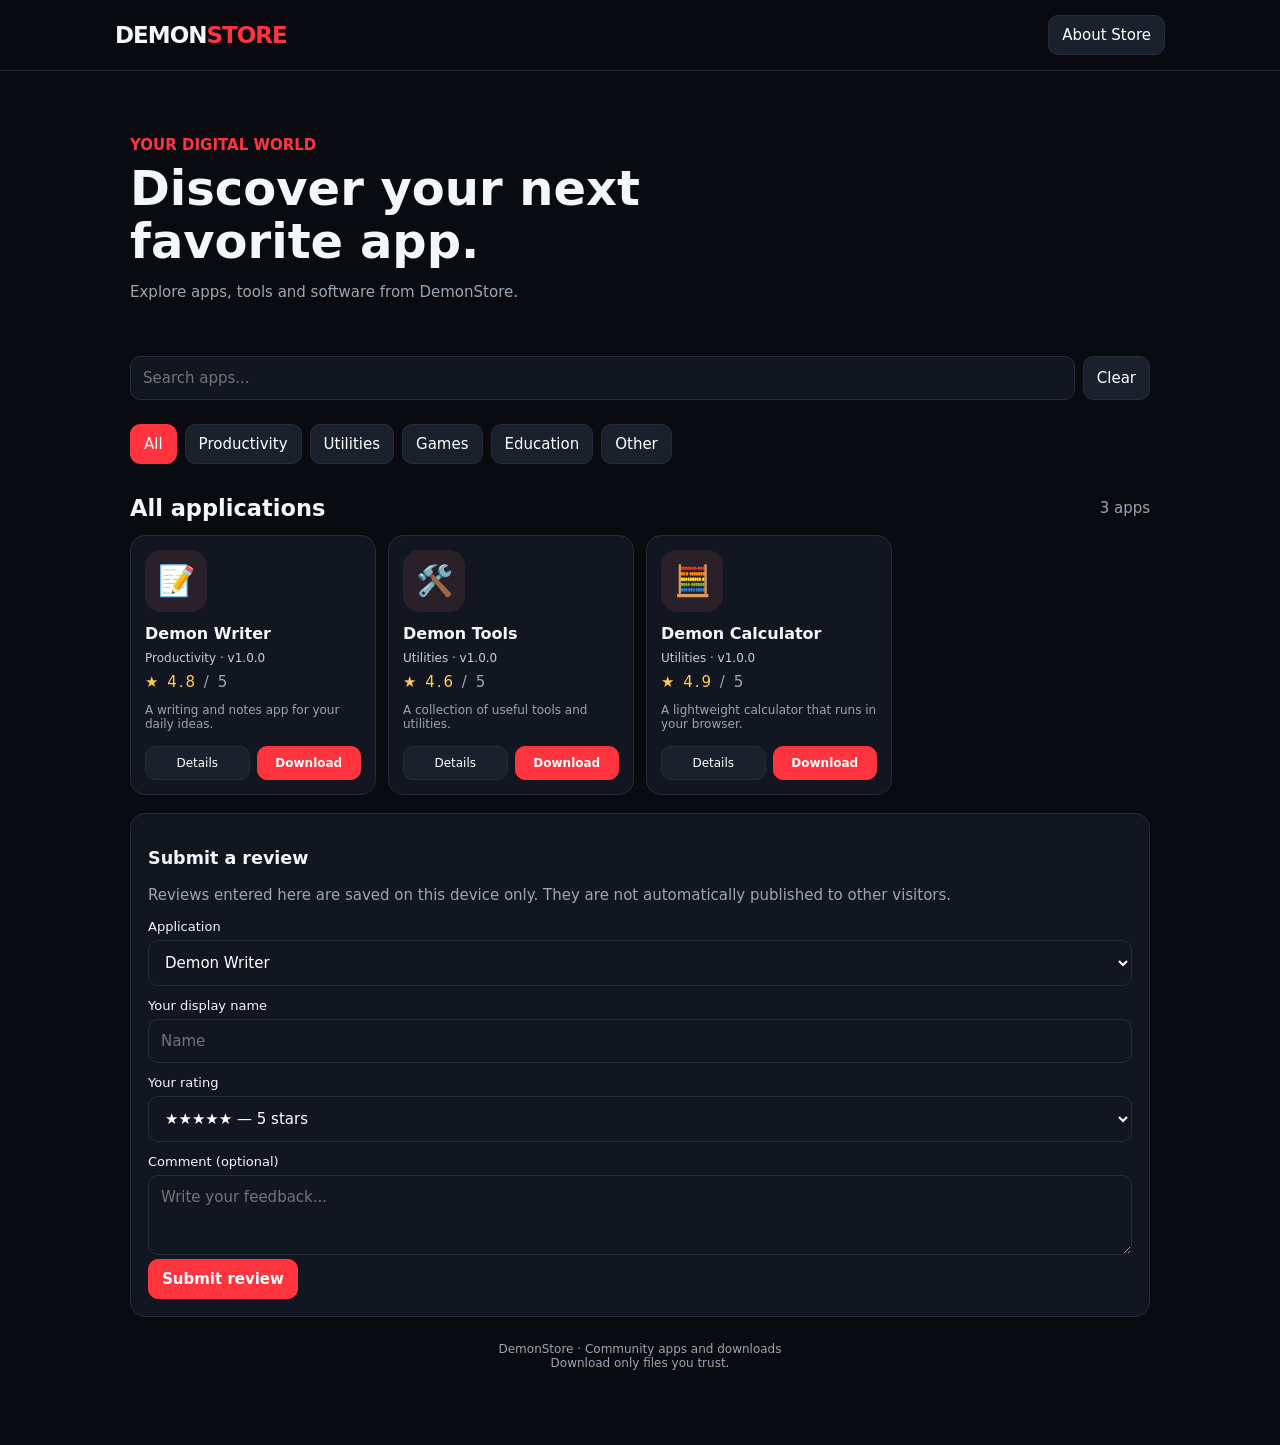
<file: index.html>
<!DOCTYPE html>
<html lang="en">
<head>
<meta charset="UTF-8">
<meta name="viewport" content="width=device-width, initial-scale=1">
<title>DemonStore — App Store</title>
<style>
:root{color-scheme:dark;--bg:#090b10;--panel:#121620;--line:#252c39;--red:#ff343f;--muted:#9ba5b5;--text:#f4f6fa}
*{box-sizing:border-box}
body{margin:0;background:var(--bg);color:var(--text);font:15px system-ui,Arial,sans-serif}
header{position:sticky;top:0;z-index:5;background:#090b10ee;backdrop-filter:blur(12px);border-bottom:1px solid var(--line);padding:15px}
nav,.wrap{max-width:1050px;margin:auto}
nav{display:flex;align-items:center;justify-content:space-between;gap:12px}
.logo{font-size:23px;font-weight:900;letter-spacing:-1px}.logo span{color:var(--red)}
button,input,select,textarea{font:inherit}
button{cursor:pointer;border:1px solid var(--line);background:#1a202c;color:white;padding:10px 13px;border-radius:10px}
button:hover{border-color:var(--red)}
.primary{background:var(--red);color:white;border-color:var(--red);font-weight:750}
.wrap{padding:20px 15px 50px}
.hero{padding:27px 0 20px}
.hero h1{font-size:clamp(30px,7vw,48px);line-height:1.1;margin:8px 0}
.hero p,.muted{color:var(--muted)}
.search{display:flex;gap:8px;margin:20px 0}
input,select,textarea{background:var(--panel);color:white;border:1px solid var(--line);border-radius:10px;padding:12px;width:100%;min-width:0}
.categories{display:flex;gap:8px;overflow:auto;padding:4px 0 17px}
.categories button{white-space:nowrap}
.categories .active{background:var(--red);border-color:var(--red)}
.sectionhead{display:flex;justify-content:space-between;align-items:center;margin:14px 0}
.grid{display:grid;grid-template-columns:repeat(auto-fill,minmax(155px,1fr));gap:12px}
.app{border:1px solid var(--line);background:var(--panel);border-radius:15px;padding:14px;min-width:0}
.appicon{height:62px;width:62px;border-radius:16px;display:grid;place-items:center;background:#29202a;font-size:30px;margin-bottom:12px}
.app h3{font-size:16px;margin:4px 0;overflow-wrap:anywhere}
.app p{font-size:12px;color:var(--muted);min-height:31px}
.meta{font-size:12px;color:#c6ceda;margin:8px 0}
.actions{display:flex;gap:7px;flex-wrap:wrap}
.actions button{flex:1;font-size:12px;padding:9px 5px}
.empty{padding:35px 10px;text-align:center;color:var(--muted)}
.panel{border:1px solid var(--line);background:var(--panel);border-radius:15px;padding:17px;margin-top:18px}
footer{text-align:center;color:var(--muted);font-size:12px;padding:25px}
dialog{width:min(520px,calc(100% - 24px));max-height:88vh;overflow:auto;background:var(--panel);color:var(--text);border:1px solid var(--line);border-radius:18px;padding:20px}
dialog::backdrop{background:#000b}
.detailicon{font-size:46px}
.stars{color:#ffca55;letter-spacing:2px}
.review{border-top:1px solid var(--line);padding:12px 0;overflow-wrap:anywhere}
label{display:block;font-size:13px;margin:12px 0 6px}
@media(min-width:700px){.grid{grid-template-columns:repeat(auto-fill,minmax(200px,1fr))}.hero{padding-top:45px}}
</style>
</head>
<body>
<header>
<nav>
<div class="logo">DEMON<span>STORE</span></div>
<button onclick="showInfo()">About Store</button>
</nav>
</header>

<main class="wrap">
<section class="hero">
<div style="color:var(--red);font-weight:800">YOUR DIGITAL WORLD</div>
<h1>Discover your next<br>favorite app.</h1>
<p>Explore apps, tools and software from DemonStore.</p>
</section>

<div class="search">
<input id="search" placeholder="Search apps..." oninput="render()">
<button onclick="document.getElementById('search').value='';render()">Clear</button>
</div>

<div class="categories" id="categories"></div>
<div class="sectionhead">
<h2 id="heading" style="margin:0">All applications</h2>
<span id="count" class="muted"></span>
</div>
<div class="grid" id="grid"></div>
<div id="empty" class="empty" hidden>No apps found. Check your search or catalogue.</div>

<section class="panel">
<h3>Submit a review</h3>
<p class="muted">Reviews entered here are saved on this device only. They are not automatically published to other visitors.</p>
<label for="reviewApp">Application</label>
<select id="reviewApp"></select>
<label for="reviewName">Your display name</label>
<input id="reviewName" maxlength="40" placeholder="Name">
<label for="reviewRating">Your rating</label>
<select id="reviewRating">
<option value="5">★★★★★ — 5 stars</option>
<option value="4">★★★★ — 4 stars</option>
<option value="3">★★★ — 3 stars</option>
<option value="2">★★ — 2 stars</option>
<option value="1">★ — 1 star</option>
</select>
<label for="reviewText">Comment (optional)</label>
<textarea id="reviewText" maxlength="500" rows="3" placeholder="Write your feedback..."></textarea>
<button class="primary" onclick="submitReview()">Submit review</button>
<div id="reviews"></div>
</section>
<footer>DemonStore · Community apps and downloads<br>Download only files you trust.</footer>
</main>

<dialog id="details">
<button style="float:right" onclick="closeDetails()">✕</button>
<div id="detailContent"></div>
</dialog>

<script>
/*
  Add or edit apps in this catalogue.
  File paths are relative to this index.html.
  Example: apps/demon-writer.apk
*/
const apps = [
 {id:"writer",name:"Demon Writer",icon:"📝",category:"Productivity",version:"1.0.0",rating:4.8,size:"APK",description:"A writing and notes app for your daily ideas.",file:"apps/demon-writer.apk"},
 {id:"tools",name:"Demon Tools",icon:"🛠️",category:"Utilities",version:"1.0.0",rating:4.6,size:"ZIP",description:"A collection of useful tools and utilities.",file:"apps/demon-tools.zip"},
 {id:"calculator",name:"Demon Calculator",icon:"🧮",category:"Utilities",version:"1.0.0",rating:4.9,size:"HTML",description:"A lightweight calculator that runs in your browser.",file:"apps/calculator.html"}
];
const categories=["All","Productivity","Utilities","Games","Education","Other"];
let selectedCategory="All";
let activeApp=null;

function safe(s){
 return String(s??"").replace(/[&<>"']/g,c=>({"&":"&amp;","<":"&lt;",">":"&gt;",'"':"&quot;","'":"&#39;"}[c]));
}
function validFile(path){
 return typeof path==="string" && !path.startsWith("/") &&
   !path.includes("..") && /^apps\/[a-zA-Z0-9_. -]+$/.test(path);
}
function getReviews(){
 try{return JSON.parse(localStorage.getItem("demonstore_reviews")||"[]")}
 catch{return []}
}
function renderCategories(){
 document.getElementById("categories").innerHTML=categories.map(c=>
 `<button class="${selectedCategory===c?"active":""}" onclick="setCategory('${c}')">${safe(c)}</button>`
 ).join("");
}
function setCategory(c){selectedCategory=c;render()}
function render(){
 renderCategories();
 const q=document.getElementById("search").value.toLowerCase().trim();
 const list=apps.filter(a=>
 (selectedCategory==="All"||a.category===selectedCategory)&&
 (a.name+" "+a.description+" "+a.category).toLowerCase().includes(q)
 );
 document.getElementById("heading").textContent=selectedCategory==="All"?"All applications":selectedCategory;
 document.getElementById("count").textContent=list.length+" apps";
 document.getElementById("empty").hidden=list.length!==0;
 document.getElementById("grid").innerHTML=list.map(a=>`
 <article class="app">
 <div class="appicon">${safe(a.icon)}</div>
 <h3>${safe(a.name)}</h3>
 <div class="meta">${safe(a.category)} · v${safe(a.version)}</div>
 <div class="stars">★ ${Number(a.rating).toFixed(1)} <span style="color:var(--muted)">/ 5</span></div>
 <p>${safe(a.description)}</p>
 <div class="actions">
 <button onclick="openDetails('${safe(a.id)}')">Details</button>
 <button class="primary" onclick="downloadApp('${safe(a.id)}')">Download</button>
 </div></article>`).join("");
 const sel=document.getElementById("reviewApp");
 const old=sel.value;
 sel.innerHTML=apps.map(a=>`<option value="${safe(a.id)}">${safe(a.name)}</option>`).join("");
 if(apps.some(a=>a.id===old))sel.value=old;
 renderReviews();
}
function downloadApp(id){
 const a=apps.find(x=>x.id===id);
 if(!a)return;
 if(!validFile(a.file)){
 alert("Invalid app file path. Check the catalogue.");return;
 }
 const link=document.createElement("a");
 link.href=a.file;
 link.download=a.file.split("/").pop();
 document.body.appendChild(link);
 link.click();
 link.remove();
}
function openDetails(id){
 activeApp=apps.find(a=>a.id===id);
 if(!activeApp)return;
 const a=activeApp;
 document.getElementById("detailContent").innerHTML=`
 <div class="detailicon">${safe(a.icon)}</div>
 <h2>${safe(a.name)}</h2>
 <div class="stars">★ ${Number(a.rating).toFixed(1)} / 5</div>
 <p class="muted">${safe(a.category)} · Version ${safe(a.version)} · ${safe(a.size)}</p>
 <p>${safe(a.description)}</p>
 <p class="muted">Preset rating supplied by the store administrator; it is not calculated from community reviews.</p>
 <button class="primary" onclick="downloadApp('${safe(a.id)}')">Download app</button>
 <h3>Reviews on this device</h3>
 <div id="detailReviews"></div>`;
 document.getElementById("details").showModal();
 const own=getReviews().filter(r=>r.appId===a.id);
 document.getElementById("detailReviews").innerHTML=own.length?own.map(reviewHTML).join(""):"<p class='muted'>No local reviews yet.</p>";
}
function closeDetails(){document.getElementById("details").close()}
function submitReview(){
 const appId=document.getElementById("reviewApp").value;
 const name=document.getElementById("reviewName").value.trim();
 const comment=document.getElementById("reviewText").value.trim();
 const rating=Number(document.getElementById("reviewRating").value);
 if(!apps.some(a=>a.id===appId)){alert("Choose an app.");return}
 if(!name){alert("Enter a display name.");return}
 const all=getReviews();
 all.unshift({appId,name:name.slice(0,40),comment:comment.slice(0,500),rating,date:new Date().toISOString()});
 try{localStorage.setItem("demonstore_reviews",JSON.stringify(all.slice(0,300)))}
 catch{alert("Could not save the review on this device.");return}
 document.getElementById("reviewText").value="";
 renderReviews();
 alert("Review saved on this device.");
}
function reviewHTML(r){
 return `<div class="review"><b>${safe(r.name)}</b> <span class="stars">${"★".repeat(Math.max(1,Math.min(5,Number(r.rating)||1)))}</span><p>${safe(r.comment||"No comment.")}</p><small class="muted">${safe(new Date(r.date).toLocaleDateString())}</small></div>`;
}
function renderReviews(){
 const all=getReviews();
 document.getElementById("reviews").innerHTML=all.length?
 "<h4>Recent reviews on this device</h4>"+all.slice(0,10).map(reviewHTML).join(""):"";
}
function showInfo(){
 alert("DemonStore is a static app catalogue. Downloads are served from the apps folder. Ratings are preset, and reviews are stored locally on this device.");
}
render();
</script>
</body>
</html>
</file>
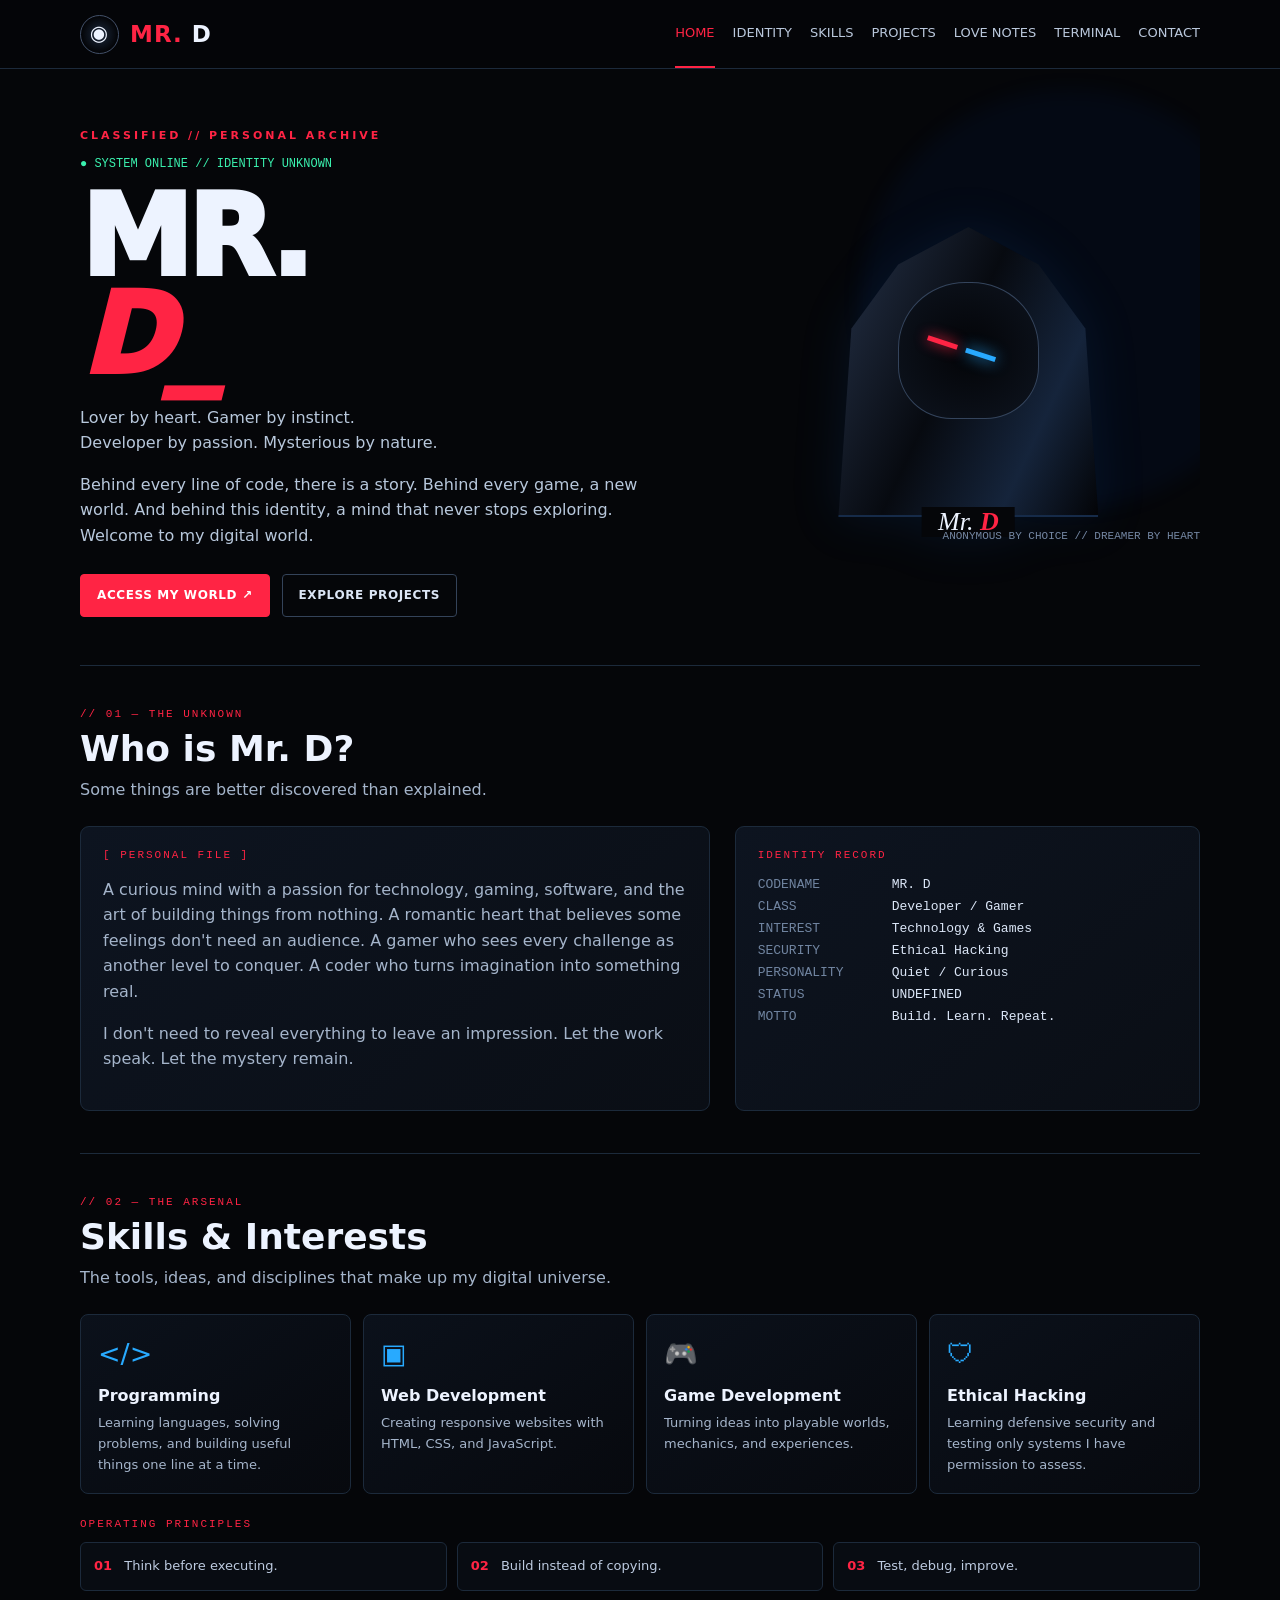
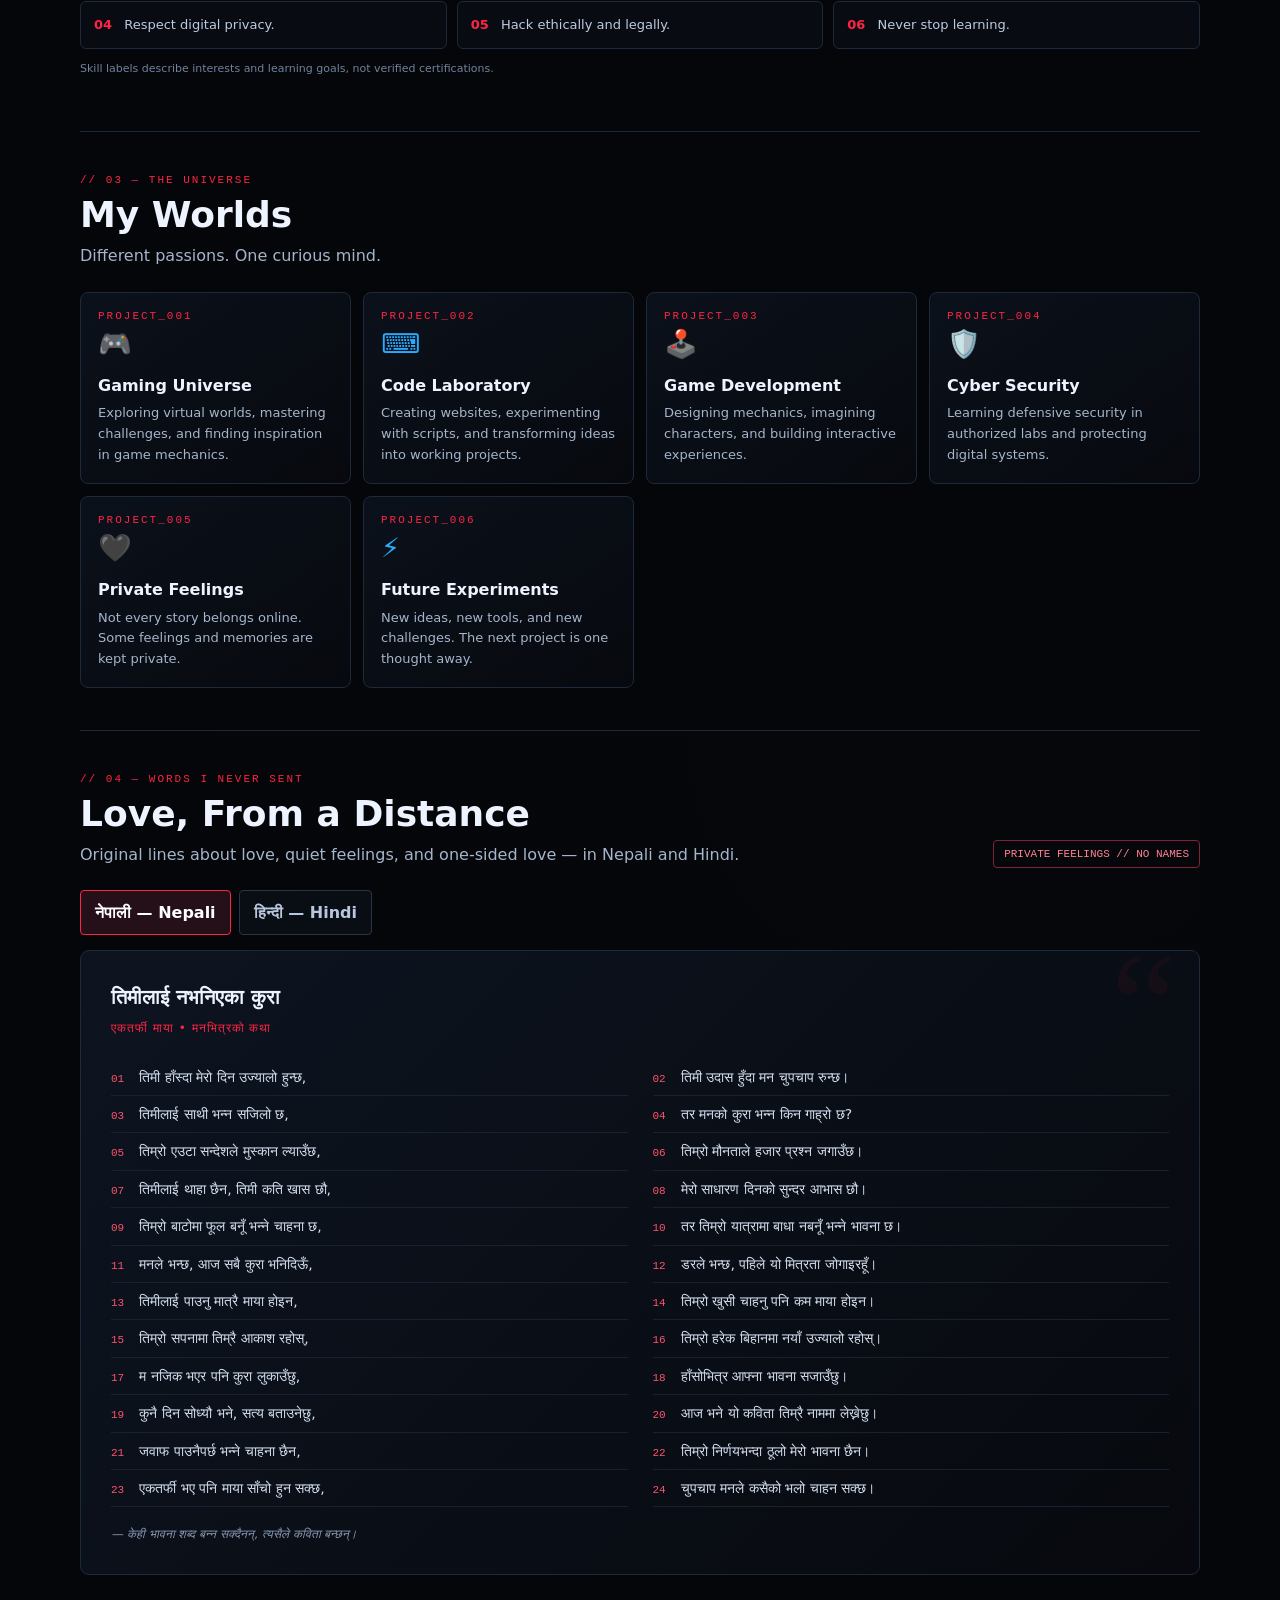
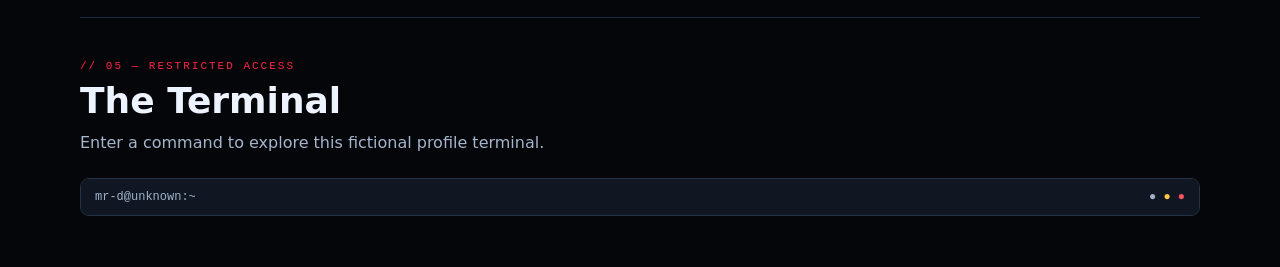
<file: Mr.d.html>
<!DOCTYPE html>
<html lang="en">
<head>
<meta charset="UTF-8">
<meta name="viewport" content="width=device-width, initial-scale=1.0">
<meta name="theme-color" content="#050609">
<meta name="description" content="Mr. D — mysterious identity, code, games, and an unspoken love story.">
<title>MR. D | Classified Identity</title>
<style>
:root{--bg:#050609;--panel:#0a0e15;--panel2:#0d1420;--line:#1c2a3b;--red:#ff2444;--blue:#28aaff;--text:#edf3ff;--muted:#a5b5cb;--green:#3af0ae}
*{box-sizing:border-box}html{scroll-behavior:smooth;scroll-padding-top:80px}body{margin:0;background:var(--bg);color:var(--text);font-family:Inter,system-ui,-apple-system,"Segoe UI",sans-serif;line-height:1.6}button,input,a{font:inherit}a{color:inherit}button{cursor:pointer}.wrap{width:min(1120px,92%);margin:auto}.topbar{position:sticky;top:0;z-index:50;background:#050609ed;backdrop-filter:blur(14px);border-bottom:1px solid var(--line)}.topinner{height:68px;display:flex;align-items:center;justify-content:space-between;gap:20px}.brand{text-decoration:none;display:flex;align-items:center;gap:11px;font-size:23px;font-weight:900;letter-spacing:1px}.brand-icon{height:39px;width:39px;border-radius:50%;border:1px solid #43516a;display:grid;place-items:center;background:radial-gradient(circle,#1c293d,#030407 70%);font-size:21px}.brand b{color:var(--red)}.nav{display:flex;align-items:center;gap:18px}.nav a{font-size:13px;text-decoration:none;color:#bac8dc;padding:23px 0;border-bottom:2px solid transparent}.nav a:hover,.nav a.active{color:var(--red);border-color:var(--red)}.menu-btn{display:none;background:transparent;color:var(--text);border:1px solid var(--line);border-radius:5px;padding:6px 10px}
.hero{min-height:480px;display:grid;grid-template-columns:1.15fr .85fr;align-items:center;gap:30px;padding:58px 0 48px;position:relative;overflow:hidden}.hero:after{content:"";position:absolute;width:420px;height:420px;right:-80px;top:20px;border-radius:50%;background:#075cff0c;filter:blur(10px);pointer-events:none}.eyebrow{font-size:11px;letter-spacing:3px;text-transform:uppercase;color:var(--red);font-weight:800}.status{color:var(--green);font:12px ui-monospace,monospace;margin:12px 0}.hero h1{font-size:clamp(64px,10vw,112px);line-height:.88;letter-spacing:-5px;margin:17px 0 20px;font-weight:950}.hero h1 span{color:var(--red);font-style:italic}.lead{color:#b8c8dc;max-width:600px}.hero-actions{display:flex;flex-wrap:wrap;gap:12px;margin-top:25px}.btn{border:1px solid var(--red);background:var(--red);color:white;padding:11px 16px;border-radius:4px;text-decoration:none;font-weight:800;font-size:12px;letter-spacing:.6px;display:inline-flex;align-items:center;justify-content:center;gap:8px}.btn.secondary{background:transparent;border-color:#344359;color:#dce6f6}.btn:hover{filter:brightness(1.12);transform:translateY(-1px)}.hero-visual{min-height:350px;display:grid;place-items:center;position:relative;z-index:1}.avatar{height:290px;width:260px;position:relative;filter:drop-shadow(0 0 24px #0d5dba24)}.hood{position:absolute;inset:0;background:linear-gradient(115deg,#26334a,#070a10 45%,#15243b 75%,#030407);clip-path:polygon(50% 0,77% 13%,95% 35%,100% 100%,0 100%,5% 35%,23% 13%);border-bottom:2px solid #162b49}.hood:before{content:"";position:absolute;left:23%;right:23%;top:19%;height:47%;border-radius:48% 48% 38% 38%;background:radial-gradient(ellipse,#030407,#0b1019 75%);border:1px solid #34445c}.eye{position:absolute;top:39%;left:34%;height:5px;width:12%;background:var(--red);transform:rotate(18deg);box-shadow:0 0 13px var(--red),40px 0 0 var(--blue),40px 0 15px var(--blue)}.avatar-name{position:absolute;bottom:-20px;left:50%;transform:translateX(-50%);font:italic 26px Georgia,serif;background:var(--bg);padding:0 16px;white-space:nowrap}.avatar-name b{color:var(--red)}.hero-caption{position:absolute;bottom:5px;right:0;color:#7588a4;font:11px ui-monospace,monospace}
.section{padding:42px 0;border-top:1px solid var(--line)}.section-head{margin-bottom:23px}.section-tag{color:var(--red);font:11px ui-monospace,monospace;letter-spacing:2px}.section h2{font-size:clamp(27px,4vw,36px);line-height:1.2;margin:7px 0}.section-desc{color:var(--muted);margin:0;max-width:720px}.about-grid{display:grid;grid-template-columns:1.15fr .85fr;gap:25px}.panel{background:linear-gradient(140deg,var(--panel2),var(--panel));border:1px solid var(--line);border-radius:9px;padding:22px}.panel p{color:var(--muted)}.file-list{display:grid;grid-template-columns:120px 1fr;gap:7px 14px;font:13px ui-monospace,monospace}.file-list span:nth-child(odd){color:#7185a1}.file-list span:nth-child(even){color:#dce7f8}.cards{display:grid;grid-template-columns:repeat(4,minmax(0,1fr));gap:12px}.card{border:1px solid var(--line);border-radius:8px;background:linear-gradient(145deg,#0b111b,#07090e);padding:17px;min-height:145px}.card .icon{font-size:27px;color:var(--blue)}.card h3{font-size:16px;margin:8px 0 5px}.card p{color:var(--muted);font-size:13px;margin:0}.principles{display:grid;grid-template-columns:repeat(3,1fr);gap:10px}.principle{padding:13px;border:1px solid var(--line);border-radius:6px;color:#bdcbe0;background:#080c12;font-size:13px}.principle b{color:var(--red);margin-right:8px}
.love-section{background:radial-gradient(ellipse at 80% 0,#111b310f,transparent 65%)}.love-top{display:flex;justify-content:space-between;gap:20px;align-items:end;flex-wrap:wrap}.love-badge{border:1px solid #7e2436;color:#ff8295;padding:7px 10px;border-radius:4px;font:11px ui-monospace,monospace}.poem-controls{display:flex;gap:8px;margin:22px 0 15px;flex-wrap:wrap}.lang-btn{padding:9px 14px;background:#090d14;border:1px solid #26364a;border-radius:4px;color:#b7c7dd;font-weight:800}.lang-btn.active{background:#251019;border-color:var(--red);color:white}.poem-panel{display:none;border:1px solid var(--line);border-radius:9px;background:linear-gradient(135deg,#0d1420,#07090e);padding:clamp(18px,4vw,30px);position:relative;overflow:hidden}.poem-panel.active{display:block;animation:fade .25s ease}.poem-panel:before{content:"“";position:absolute;right:22px;top:-32px;font:150px Georgia,serif;color:#ff24440e}.poem-title{font-size:20px;margin:0 0 6px}.poem-sub{font-size:12px;color:var(--red);letter-spacing:1px;margin-bottom:20px}.poem-lines{display:grid;grid-template-columns:1fr 1fr;gap:0 25px}.poem-lines p{margin:0;padding:7px 0;border-bottom:1px solid #172131;color:#d3deee;font-size:14px}.poem-lines p span{display:inline-block;min-width:24px;color:#ff526b;font:11px ui-monospace,monospace}.poem-foot{color:#8799b2;font-size:12px;margin-top:18px;font-style:italic}
.terminal{background:#030609;border:1px solid #243348;border-radius:9px;overflow:hidden}.terminal-head{background:#101722;padding:11px 14px;color:#9fb1c9;font:12px ui-monospace,monospace;display:flex;justify-content:space-between}.terminal-body{padding:18px;font:13px/1.8 ui-monospace,monospace;min-height:145px;color:#b6c7dc;white-space:pre-wrap;overflow-wrap:anywhere}.terminal-body .ok{color:var(--green)}.terminal-body .red{color:var(--red)}.terminal-form{display:flex;gap:8px;padding:0 14px 15px}.terminal-form input{flex:1;min-width:0;background:#05090f;color:white;border:1px solid #26364a;border-radius:4px;padding:10px;outline:none}.terminal-form input:focus{border-color:var(--blue)}.terminal-form button{background:var(--red);color:white;border:0;border-radius:4px;padding:0 16px;font-weight:900}.hint{color:#8194ae;font-size:11px;margin:0 14px 14px}.contact-grid{display:grid;grid-template-columns:1fr 1fr;gap:14px}.contact-row{display:flex;justify-content:space-between;align-items:center;gap:12px;border-bottom:1px solid var(--line);padding:12px 0;color:#b7c7dc;font-size:13px}.contact-row:last-child{border-bottom:0}.contact-row b{color:white}.mini-btn{background:transparent;border:1px solid #33445b;color:#dce8fa;padding:6px 9px;border-radius:4px;font-size:11px}.mini-btn:hover{border-color:var(--red)}.footer{border-top:1px solid var(--line);padding:24px 0;color:#7e91ac;font:11px ui-monospace,monospace}.footer-inner{display:flex;justify-content:space-between;gap:15px;flex-wrap:wrap}.footer strong{color:var(--red)}
.toast{position:fixed;bottom:18px;left:50%;transform:translate(-50%,20px);background:#101a27;border:1px solid #30435b;color:white;padding:10px 15px;border-radius:5px;opacity:0;pointer-events:none;transition:.2s;z-index:100;font-size:13px}.toast.show{opacity:1;transform:translate(-50%,0)}
@keyframes fade{from{opacity:.4;transform:translateY(5px)}to{opacity:1;transform:none}}
@media(max-width:760px){.menu-btn{display:block}.nav{display:none;position:absolute;top:68px;left:0;right:0;background:#070a10;border-bottom:1px solid var(--line);padding:10px 4%;flex-direction:column;align-items:stretch;gap:0}.nav.open{display:flex}.nav a{padding:10px 0;border-bottom:1px solid #121b27}.hero{grid-template-columns:1fr;padding:42px 0 32px;text-align:center;gap:15px}.hero-copy{order:1}.hero-visual{order:0;min-height:240px}.avatar{height:220px;width:195px}.hero h1{letter-spacing:-3px}.hero-actions{justify-content:center}.hero-caption{display:none}.about-grid,.contact-grid{grid-template-columns:1fr}.cards{grid-template-columns:repeat(2,minmax(0,1fr))}.principles{grid-template-columns:1fr 1fr}.poem-lines{grid-template-columns:1fr}.section{padding:32px 0}}
@media(max-width:390px){.cards{grid-template-columns:1fr}.principles{grid-template-columns:1fr}.file-list{grid-template-columns:95px 1fr}.terminal-form button{padding:0 10px}.hero h1{font-size:60px}}
</style>
</head>
<body>
<header class="topbar">
 <div class="wrap topinner">
  <a class="brand" href="#home" aria-label="Mr. D home"><span class="brand-icon">◉</span><span><b>MR.</b> D</span></a>
  <button class="menu-btn" id="menuBtn" aria-expanded="false" aria-controls="mainNav">☰ MENU</button>
  <nav class="nav" id="mainNav">
   <a href="#home" class="active">HOME</a><a href="#identity">IDENTITY</a><a href="#skills">SKILLS</a><a href="#projects">PROJECTS</a><a href="#love">LOVE NOTES</a><a href="#terminal">TERMINAL</a><a href="#contact">CONTACT</a>
  </nav>
 </div>
</header>

<main class="wrap">
 <section class="hero" id="home">
  <div class="hero-copy">
   <div class="eyebrow">CLASSIFIED // PERSONAL ARCHIVE</div>
   <div class="status">● SYSTEM ONLINE // IDENTITY UNKNOWN</div>
   <h1>MR.<br><span>D_</span></h1>
   <p class="lead">Lover by heart. Gamer by instinct.<br>Developer by passion. Mysterious by nature.</p>
   <p class="lead">Behind every line of code, there is a story. Behind every game, a new world. And behind this identity, a mind that never stops exploring. Welcome to my digital world.</p>
   <div class="hero-actions"><a class="btn" href="#identity">ACCESS MY WORLD ↗</a><a class="btn secondary" href="#projects">EXPLORE PROJECTS</a></div>
  </div>
  <div class="hero-visual"><div class="avatar" role="img" aria-label="Stylized black-hooded mysterious silhouette with hidden face"><div class="hood"></div><div class="eye"></div><div class="avatar-name">Mr. <b>D</b></div></div><div class="hero-caption">ANONYMOUS BY CHOICE // DREAMER BY HEART</div></div>
 </section>

 <section class="section" id="identity">
  <div class="section-head"><div class="section-tag">// 01 — THE UNKNOWN</div><h2>Who is Mr. D?</h2><p class="section-desc">Some things are better discovered than explained.</p></div>
  <div class="about-grid">
   <div class="panel"><div class="section-tag">[ PERSONAL FILE ]</div><p>A curious mind with a passion for technology, gaming, software, and the art of building things from nothing. A romantic heart that believes some feelings don't need an audience. A gamer who sees every challenge as another level to conquer. A coder who turns imagination into something real.</p><p>I don't need to reveal everything to leave an impression. Let the work speak. Let the mystery remain.</p></div>
   <div class="panel"><div class="section-tag">IDENTITY RECORD</div><div class="file-list" style="margin-top:16px"><span>CODENAME</span><span>MR. D</span><span>CLASS</span><span>Developer / Gamer</span><span>INTEREST</span><span>Technology &amp; Games</span><span>SECURITY</span><span>Ethical Hacking</span><span>PERSONALITY</span><span>Quiet / Curious</span><span>STATUS</span><span>UNDEFINED</span><span>MOTTO</span><span>Build. Learn. Repeat.</span></div></div>
  </div>
 </section>

 <section class="section" id="skills">
  <div class="section-head"><div class="section-tag">// 02 — THE ARSENAL</div><h2>Skills &amp; Interests</h2><p class="section-desc">The tools, ideas, and disciplines that make up my digital universe.</p></div>
  <div class="cards">
   <article class="card"><div class="icon">&lt;/&gt;</div><h3>Programming</h3><p>Learning languages, solving problems, and building useful things one line at a time.</p></article>
   <article class="card"><div class="icon">▣</div><h3>Web Development</h3><p>Creating responsive websites with HTML, CSS, and JavaScript.</p></article>
   <article class="card"><div class="icon">🎮</div><h3>Game Development</h3><p>Turning ideas into playable worlds, mechanics, and experiences.</p></article>
   <article class="card"><div class="icon">🛡</div><h3>Ethical Hacking</h3><p>Learning defensive security and testing only systems I have permission to assess.</p></article>
  </div>
  <div class="section-tag" style="margin:24px 0 12px">OPERATING PRINCIPLES</div>
  <div class="principles"><div class="principle"><b>01</b> Think before executing.</div><div class="principle"><b>02</b> Build instead of copying.</div><div class="principle"><b>03</b> Test, debug, improve.</div><div class="principle"><b>04</b> Respect digital privacy.</div><div class="principle"><b>05</b> Hack ethically and legally.</div><div class="principle"><b>06</b> Never stop learning.</div></div>
  <p style="font-size:11px;color:#70839d">Skill labels describe interests and learning goals, not verified certifications.</p>
 </section>

 <section class="section" id="projects">
  <div class="section-head"><div class="section-tag">// 03 — THE UNIVERSE</div><h2>My Worlds</h2><p class="section-desc">Different passions. One curious mind.</p></div>
  <div class="cards">
   <article class="card"><div class="section-tag">PROJECT_001</div><div class="icon">🎮</div><h3>Gaming Universe</h3><p>Exploring virtual worlds, mastering challenges, and finding inspiration in game mechanics.</p></article>
   <article class="card"><div class="section-tag">PROJECT_002</div><div class="icon">⌨️</div><h3>Code Laboratory</h3><p>Creating websites, experimenting with scripts, and transforming ideas into working projects.</p></article>
   <article class="card"><div class="section-tag">PROJECT_003</div><div class="icon">🕹️</div><h3>Game Development</h3><p>Designing mechanics, imagining characters, and building interactive experiences.</p></article>
   <article class="card"><div class="section-tag">PROJECT_004</div><div class="icon">🛡️</div><h3>Cyber Security</h3><p>Learning defensive security in authorized labs and protecting digital systems.</p></article>
   <article class="card"><div class="section-tag">PROJECT_005</div><div class="icon">🖤</div><h3>Private Feelings</h3><p>Not every story belongs online. Some feelings and memories are kept private.</p></article>
   <article class="card"><div class="section-tag">PROJECT_006</div><div class="icon">⚡</div><h3>Future Experiments</h3><p>New ideas, new tools, and new challenges. The next project is one thought away.</p></article>
  </div>
 </section>

 <section class="section love-section" id="love">
  <div class="love-top"><div class="section-head" style="margin:0"><div class="section-tag">// 04 — WORDS I NEVER SENT</div><h2>Love, From a Distance</h2><p class="section-desc">Original lines about love, quiet feelings, and one-sided love — in Nepali and Hindi.</p></div><div class="love-badge">PRIVATE FEELINGS // NO NAMES</div></div>
  <div class="poem-controls" role="tablist" aria-label="Choose poem language"><button class="lang-btn active" data-lang="ne" role="tab" aria-selected="true">नेपाली — Nepali</button><button class="lang-btn" data-lang="hi" role="tab" aria-selected="false">हिन्दी — Hindi</button></div>
  <div class="poem-panel active" id="poem-ne" role="tabpanel">
   <h3 class="poem-title">तिमीलाई नभनिएका कुरा</h3><div class="poem-sub">एकतर्फी माया • मनभित्रको कथा</div>
   <div class="poem-lines">
    <p><span>01</span> तिमी हाँस्दा मेरो दिन उज्यालो हुन्छ,</p><p><span>02</span> तिमी उदास हुँदा मन चुपचाप रुन्छ।</p>
    <p><span>03</span> तिमीलाई साथी भन्न सजिलो छ,</p><p><span>04</span> तर मनको कुरा भन्न किन गाह्रो छ?</p>
    <p><span>05</span> तिम्रो एउटा सन्देशले मुस्कान ल्याउँछ,</p><p><span>06</span> तिम्रो मौनताले हजार प्रश्न जगाउँछ।</p>
    <p><span>07</span> तिमीलाई थाहा छैन, तिमी कति खास छौ,</p><p><span>08</span> मेरो साधारण दिनको सुन्दर आभास छौ।</p>
    <p><span>09</span> तिम्रो बाटोमा फूल बनूँ भन्ने चाहना छ,</p><p><span>10</span> तर तिम्रो यात्रामा बाधा नबनूँ भन्ने भावना छ।</p>
    <p><span>11</span> मनले भन्छ, आज सबै कुरा भनिदिऊँ,</p><p><span>12</span> डरले भन्छ, पहिले यो मित्रता जोगाइरहूँ।</p>
    <p><span>13</span> तिमीलाई पाउनु मात्रै माया होइन,</p><p><span>14</span> तिम्रो खुसी चाहनु पनि कम माया होइन।</p>
    <p><span>15</span> तिम्रो सपनामा तिम्रै आकाश रहोस्,</p><p><span>16</span> तिम्रो हरेक बिहानमा नयाँ उज्यालो रहोस्।</p>
    <p><span>17</span> म नजिक भएर पनि कुरा लुकाउँछु,</p><p><span>18</span> हाँसोभित्र आफ्ना भावना सजाउँछु।</p>
    <p><span>19</span> कुनै दिन सोध्यौ भने, सत्य बताउनेछु,</p><p><span>20</span> आज भने यो कविता तिम्रै नाममा लेख्नेछु।</p>
    <p><span>21</span> जवाफ पाउनैपर्छ भन्ने चाहना छैन,</p><p><span>22</span> तिम्रो निर्णयभन्दा ठूलो मेरो भावना छैन।</p>
    <p><span>23</span> एकतर्फी भए पनि माया साँचो हुन सक्छ,</p><p><span>24</span> चुपचाप मनले कसैको भलो चाहन सक्छ।</p>
   </div><div class="poem-foot">— केही भावना शब्द बन्न सक्दैनन्, त्यसैले कविता बन्छन्।</div>
  </div>
  <div class="poem-panel" id="poem-hi" role="tabpanel">
   <h3 class="poem-title">कुछ बातें जो कह न सका</h3><div class="poem-sub">एकतरफ़ा प्यार • दिल की ख़ामोश कहानी</div>
   <div class="poem-lines">
    <p><span>01</span> तेरी हँसी से मेरा दिन सँवर जाता है,</p><p><span>02</span> तेरा उदास चेहरा दिल को चुप कर जाता है।</p>
    <p><span>03</span> दोस्त कहकर तुझसे बात कर लेता हूँ,</p><p><span>04</span> दिल की बात मगर दिल में ही रख लेता हूँ।</p>
    <p><span>05</span> तेरे एक संदेश से चेहरे पर मुस्कान आती है,</p><p><span>06</span> तेरी ख़ामोशी कई बातें याद दिलाती है।</p>
    <p><span>07</span> शायद तुझे मेरे एहसासों की ख़बर नहीं,</p><p><span>08</span> मेरी हर ख़ामोशी बेवजह मगर नहीं।</p>
    <p><span>09</span> तेरा रास्ता फूलों से भरा रहे,</p><p><span>10</span> तेरे हर सपने में नया सवेरा रहे।</p>
    <p><span>11</span> कहना तो चाहता हूँ कि तू ख़ास है,</p><p><span>12</span> डरता हूँ कहीं बदल न जाए जो साथ है।</p>
    <p><span>13</span> तुझे पाना ही मोहब्बत की शर्त नहीं,</p><p><span>14</span> तेरी ख़ुशी चाहना भी कोई कम बात नहीं।</p>
    <p><span>15</span> तेरी दुनिया में खुशियों के रंग रहें,</p><p><span>16</span> तेरे हर क़दम पर उम्मीदों के संग रहें।</p>
    <p><span>17</span> पास रहकर भी कुछ दूरियाँ निभाता हूँ,</p><p><span>18</span> हँसते हुए अपने जज़्बात छुपाता हूँ।</p>
    <p><span>19</span> कभी पूछोगी तो सच बता दूँगा,</p><p><span>20</span> आज इन पन्नों पर दिल की बात लिख दूँगा।</p>
    <p><span>21</span> तेरे जवाब पर मेरा हक़ नहीं,</p><p><span>22</span> तेरी मर्ज़ी से बढ़कर कोई जज़्बात नहीं।</p>
    <p><span>23</span> एकतरफ़ा प्यार भी सच्चा हो सकता है,</p><p><span>24</span> किसी की खुशी में दिल खुश हो सकता है।</p>
   </div><div class="poem-foot">— कुछ एहसास कहे नहीं जाते, बस दिल में लिखे रह जाते हैं।</div>
  </div>
 </section>

 <section class="section" id="terminal">
  <div class="section-head"><div class="section-tag">// 05 — RESTRICTED ACCESS</div><h2>The Terminal</h2><p class="section-desc">Enter a command to explore this fictional profile terminal.</p></div>
  <div class="terminal">
   <div class="terminal-head"><span>mr-d@unknown:~</span><span>● <span style="color:#ffc84a">●</span> <span style="color:#ff5368">●</span></span></div>
   <div cl
</file>
